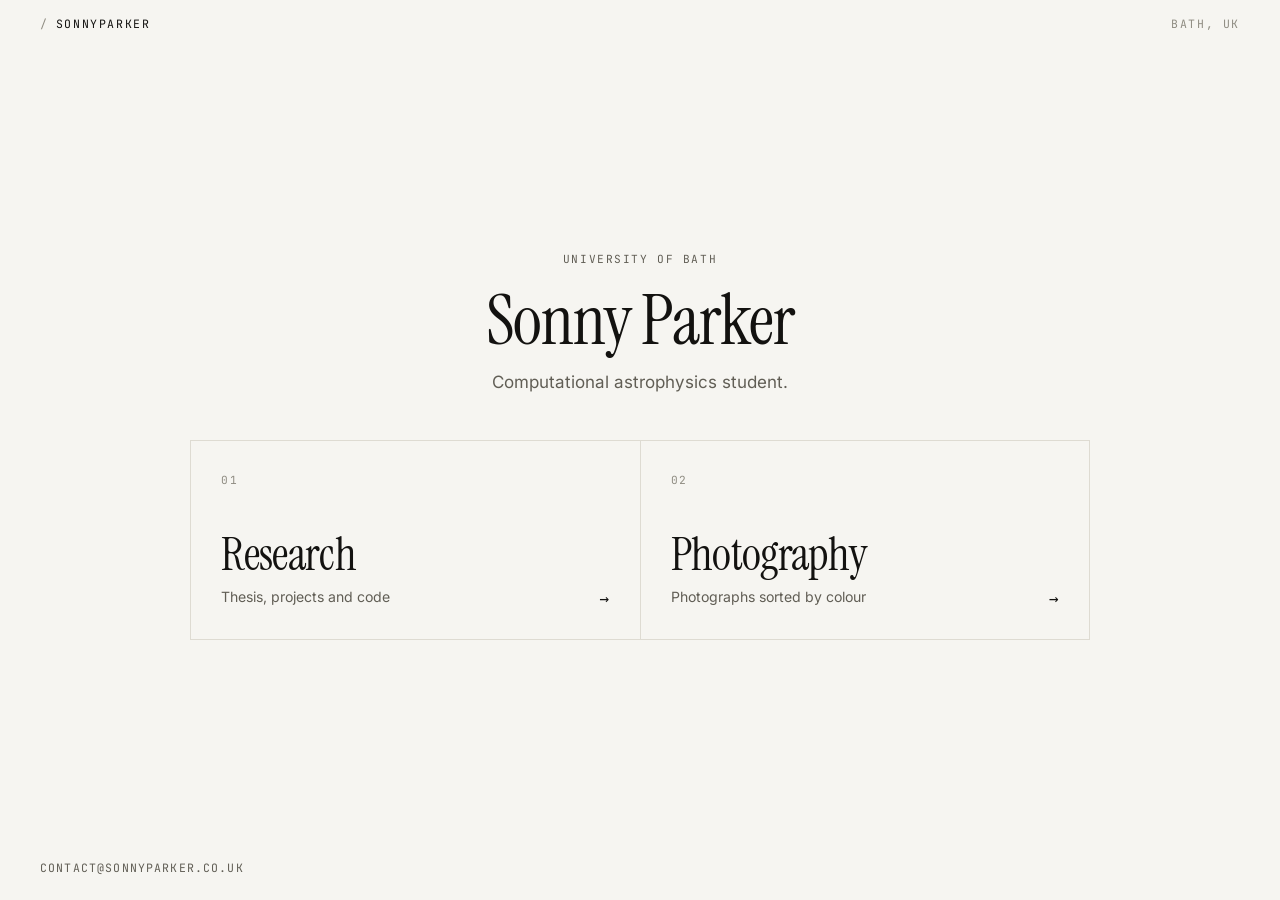
<file: index.html>
<!doctype html>
<html lang="en">
  <head>
    <meta charset="UTF-8" />
    <meta name="viewport" content="width=device-width, initial-scale=1.0" />
    <title>Sonny Parker</title>
    <meta name="description" content="Sonny Parker — computational astrophysics at the University of Bath." />
    <meta name="theme-color" content="#f6f5f1" />
    <link rel="canonical" href="https://www.sonnyparker.co.uk/" />

    <meta property="og:type" content="website" />
    <meta property="og:title" content="Sonny Parker" />
    <meta property="og:description" content="Computational astrophysics at the University of Bath." />
    <meta property="og:url" content="https://www.sonnyparker.co.uk/" />
    <meta name="twitter:card" content="summary_large_image" />

    <link rel="icon" href="favicon.svg" type="image/svg+xml" />

    <link rel="stylesheet" href="styles.css?v=3" />

    <link rel="prefetch" href="research.html" />
    <link rel="prefetch" href="photography.html" />
  </head>
  <body class="landing">
    <header class="topbar">
      <span class="mark">sonnyparker</span>
      <span class="loc">Bath, UK</span>
    </header>

    <main class="stage">
      <div class="stage-inner">
        <div class="intro">
          <p class="kicker">University of Bath</p>
          <h1>Sonny Parker</h1>
          <p class="tagline">Computational astrophysics student.</p>
        </div>

        <nav class="chooser" aria-label="Sections">
          <a class="choice" href="research.html">
            <span class="choice__top"><span>01</span></span>
            <span>
              <span class="choice__label">Research</span>
              <span class="choice__sub">Thesis, projects and code</span>
            </span>
            <span class="choice__arrow" aria-hidden="true">→</span>
          </a>

          <a class="choice" href="photography.html">
            <span class="choice__top"><span>02</span></span>
            <span>
              <span class="choice__label">Photography</span>
              <span class="choice__sub">Photographs sorted by colour</span>
            </span>
            <span class="choice__arrow" aria-hidden="true">→</span>
          </a>
        </nav>
      </div>
    </main>

    <footer class="bottom">
      <span><a href="mailto:contact@sonnyparker.co.uk">contact@sonnyparker.co.uk</a></span>
    </footer>

    <script defer src="script.js"></script>
  </body>
</html>
</file>
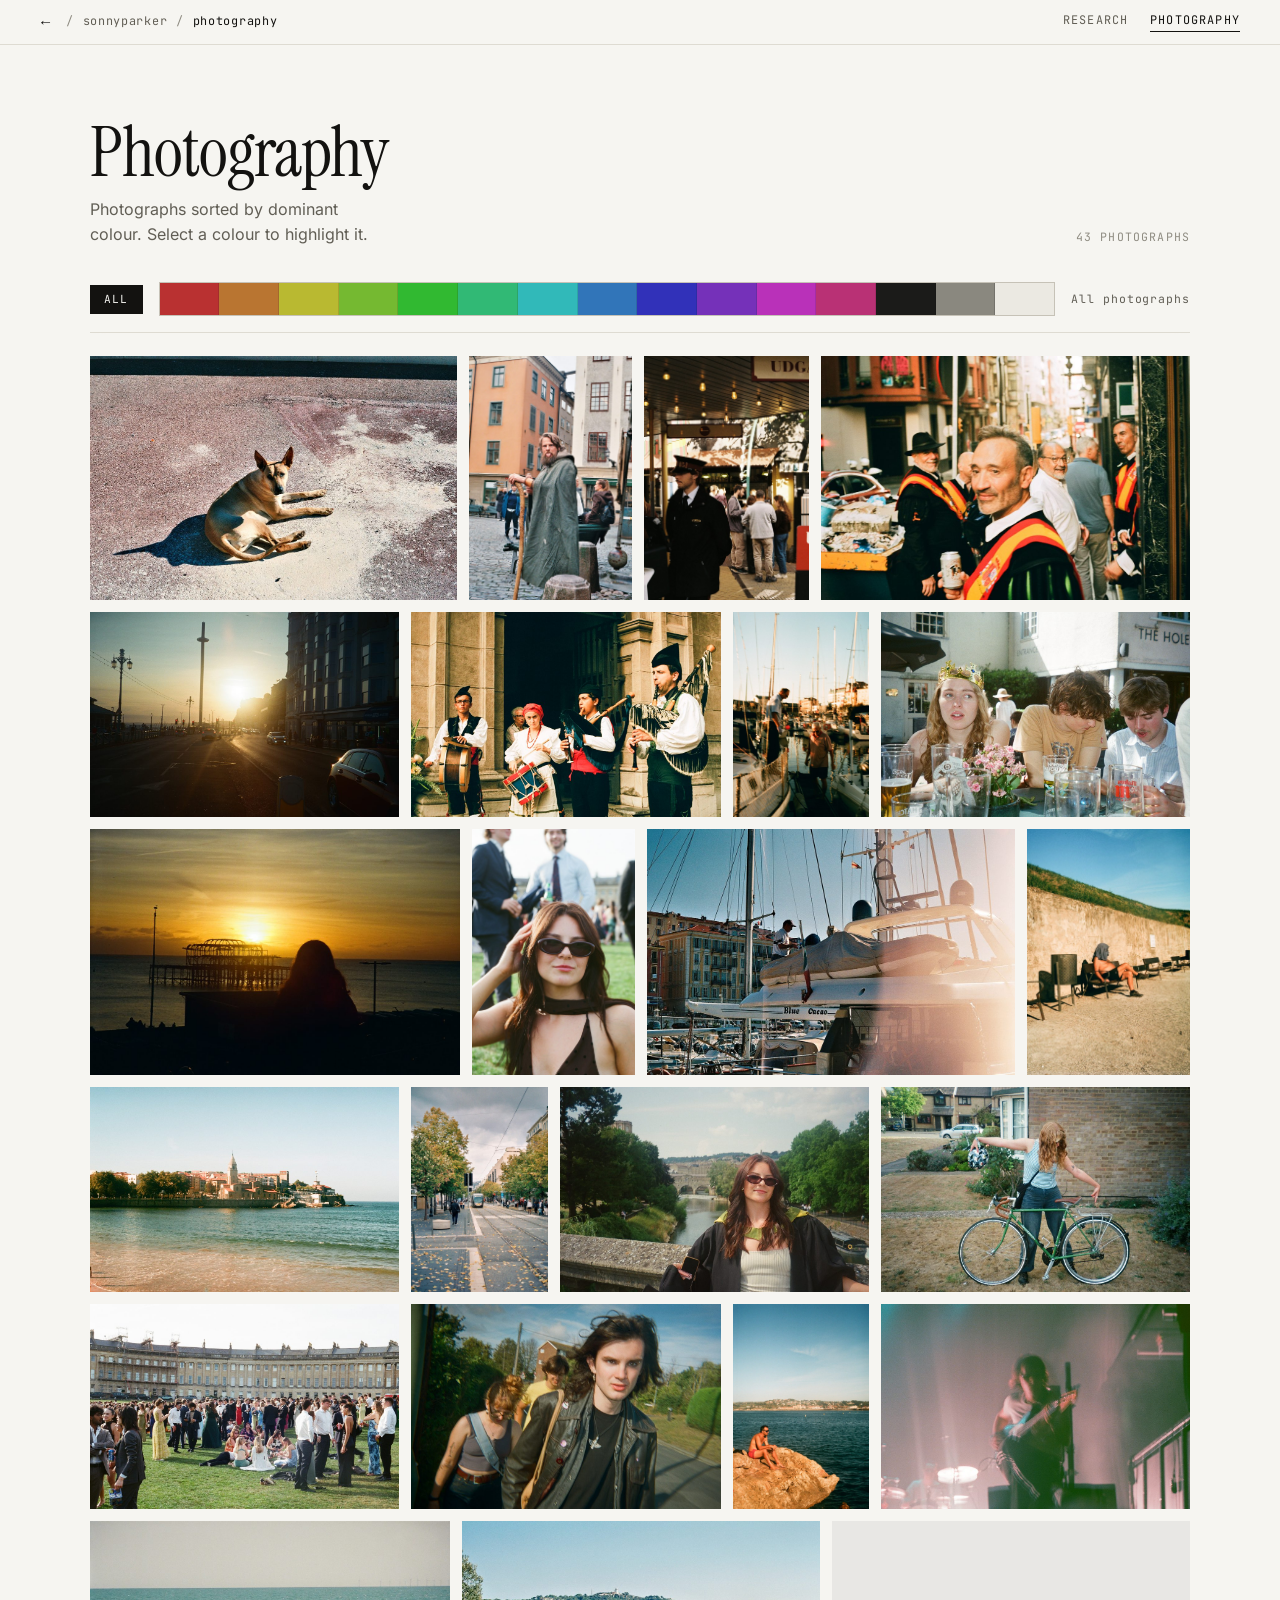
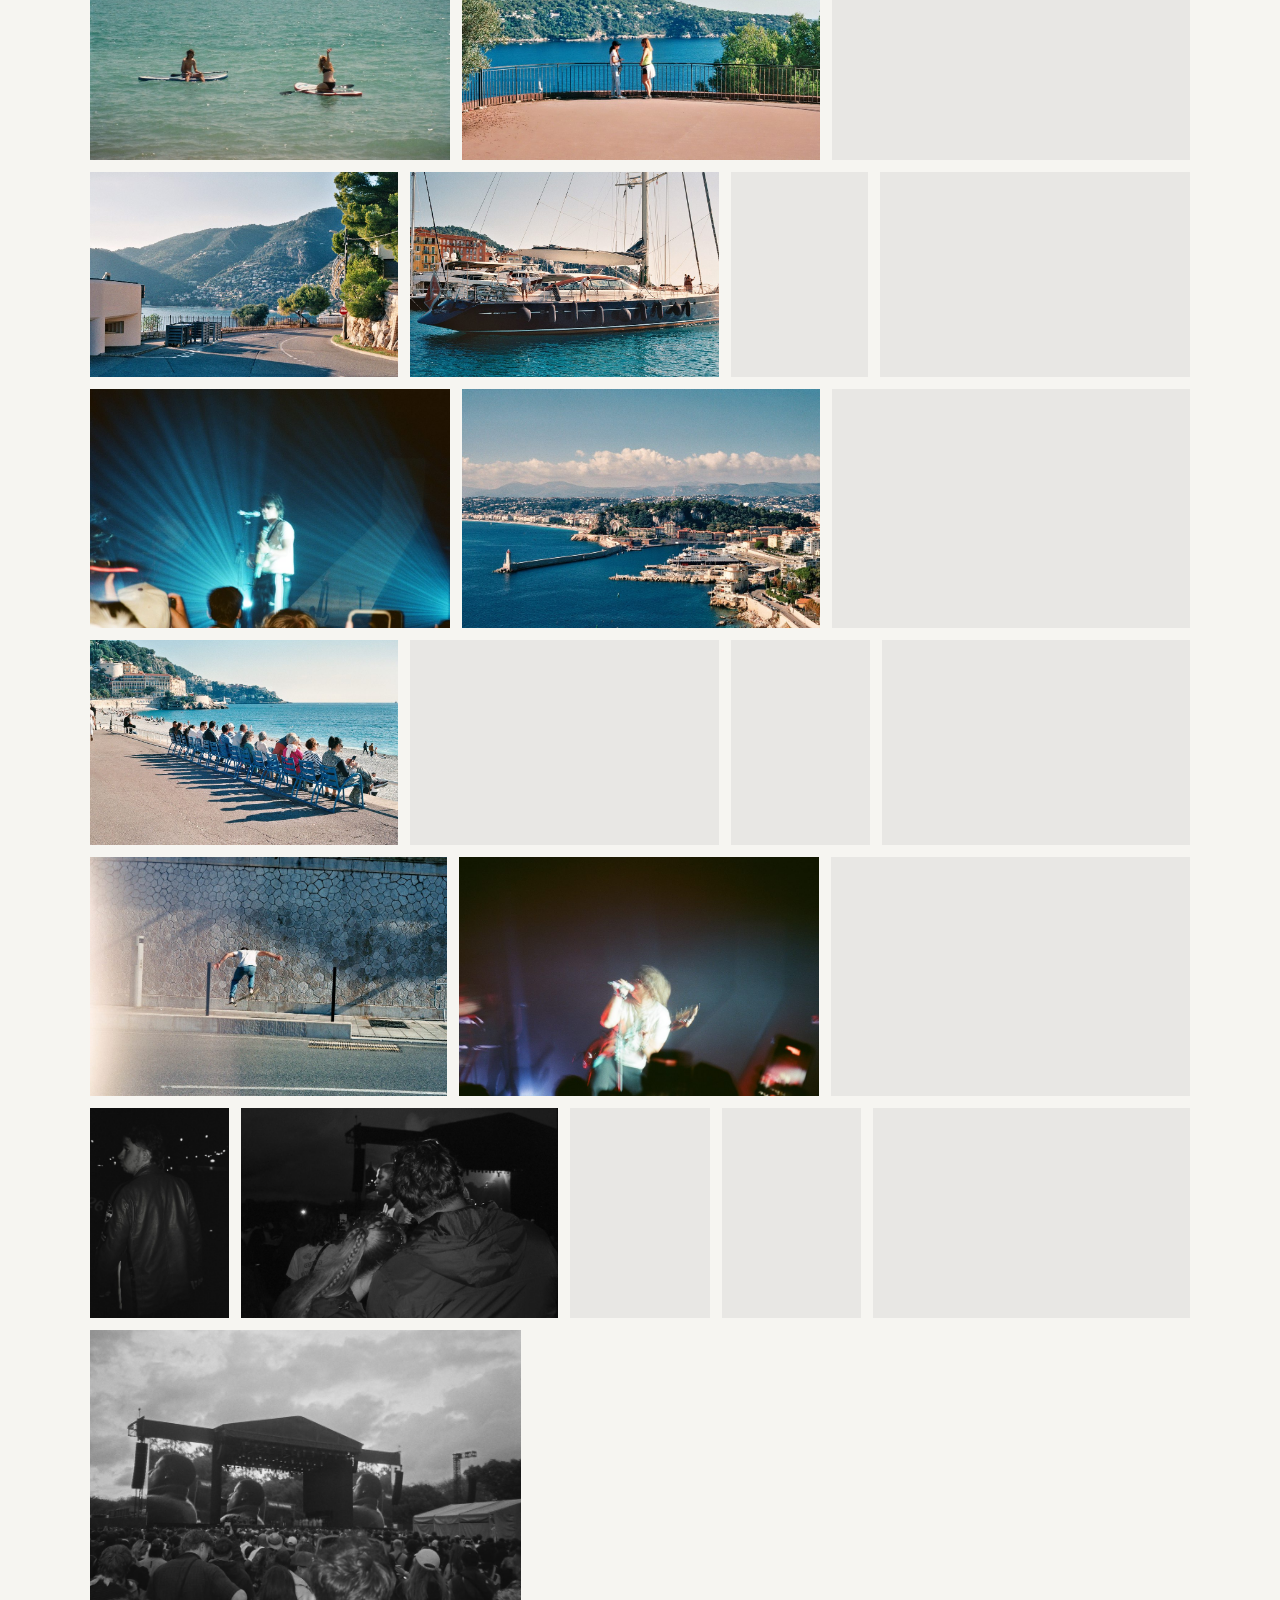
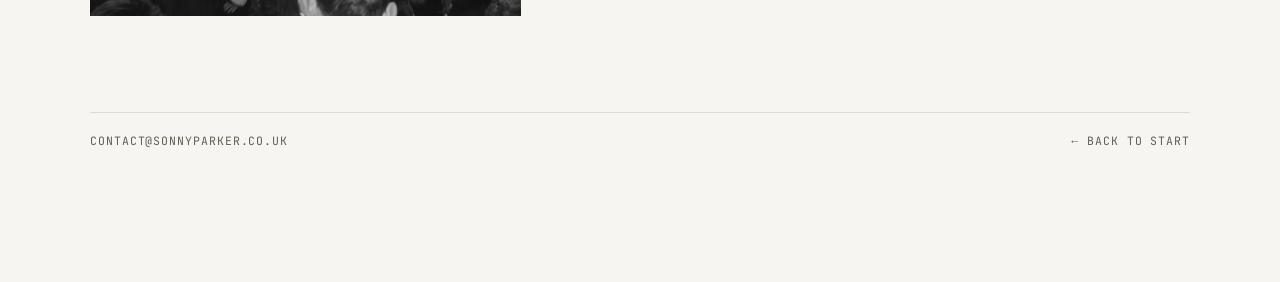
<file: photography.html>
<!doctype html>
<html lang="en">
  <head>
    <meta charset="UTF-8" />
    <meta name="viewport" content="width=device-width, initial-scale=1.0" />
    <title>Photography — Sonny Parker</title>
    <meta name="description" content="Photographs sorted by dominant colour." />
    <meta name="theme-color" content="#f6f5f1" />
    <link rel="canonical" href="https://www.sonnyparker.co.uk/photography.html" />

    <meta property="og:type" content="website" />
    <meta property="og:title" content="Photography — Sonny Parker" />
    <meta property="og:description" content="Photographs sorted by dominant colour." />
    <meta property="og:url" content="https://www.sonnyparker.co.uk/photography.html" />

    <link rel="icon" href="favicon.svg" type="image/svg+xml" />

    <link rel="stylesheet" href="styles.css?v=3" />
  </head>
  <body>
    <header class="dirnav">
      <nav class="breadcrumbs" aria-label="Breadcrumb">
        <button class="crumb-back" type="button" onclick="history.back()" aria-label="Go back">←</button>
        <span class="sep">/</span>
        <a class="crumb" href="index.html">sonnyparker</a>
        <span class="sep">/</span>
        <span class="current">photography</span>
      </nav>
      <nav class="navmini" aria-label="Sections">
        <a href="research.html">Research</a>
        <a href="photography.html" aria-current="page">Photography</a>
      </nav>
    </header>

    <main class="page">
      <div class="wrap">
        <section class="gallery-head">
          <div>
            <h1>Photography</h1>
            <p class="lede">Photographs sorted by dominant colour. Select a colour to highlight it.</p>
          </div>
          <p class="count" id="photo-count" aria-live="polite">—</p>
        </section>

        <div class="colourbar" id="colourbar" hidden>
          <div class="colourbar__row">
            <button class="chip" type="button" id="all-chip" aria-pressed="true">All</button>
            <div class="swatches" id="swatches" role="group" aria-label="Filter by colour"></div>
            <p class="colourbar__status" id="status" aria-live="polite">All photographs</p>
          </div>
        </div>

        <div class="empty" id="empty" hidden>
          <h2>No photographs yet</h2>
          <p>
            Add images to <code>resources/photos/</code> and run
            <code>python3 scripts/photos.py</code>.
          </p>
        </div>

        <div class="wall" id="wall" aria-label="Photographs arranged by colour"></div>

        <div class="dropzone" id="dropzone" hidden>
          <span>Preview only. Nothing is uploaded.</span>
          <span>
            <label class="chip" for="file-input" style="cursor: pointer">Choose files</label>
            <input id="file-input" type="file" accept="image/*" multiple hidden />
          </span>
        </div>

        <footer class="foot">
          <span><a href="mailto:contact@sonnyparker.co.uk">contact@sonnyparker.co.uk</a></span>
          <span><a href="index.html">← Back to start</a></span>
        </footer>
      </div>
    </main>

    <dialog class="lightbox" id="lightbox" aria-label="Photograph viewer">
      <div class="lightbox__inner">
        <div class="lightbox__bar">
          <span id="lb-index">—</span>
          <button type="button" id="lb-close">Close</button>
        </div>
        <div class="lightbox__stage">
          <img id="lb-img" alt="" />
        </div>
        <div class="lightbox__foot">
          <span id="lb-meta">—</span>
          <span>← → to move</span>
        </div>
      </div>
    </dialog>

    <script defer src="gallery.js?v=3"></script>
    <script defer src="script.js"></script>
  </body>
</html>
</file>
<file: styles.css>
/* ==========================================================================
   sonnyparker.co.uk — shared stylesheet
   Concept: "instrument". Monochrome editorial chrome; the only colour on the
   site comes from the photographs themselves.
   ========================================================================== */

:root {
  --paper: #f6f5f1;
  --raise: #fcfbf8;
  --ink: #131210;
  --muted: #615e55;
  --faint: #8f8c82;
  --rule: #dedbd2;
  --rule-2: #c6c2b7;

  --serif: "Instrument Serif", Georgia, "Times New Roman", serif;
  --sans: "Inter", system-ui, -apple-system, "Segoe UI", Arial, sans-serif;
  --mono: "JetBrains Mono", ui-monospace, SFMono-Regular, Menlo, Consolas, monospace;

  --gutter: clamp(1.15rem, 4vw, 2.5rem);
  --maxw: 1180px;
  --textw: 680px;
  --ease: cubic-bezier(.2, .6, .2, 1);
}

*, *::before, *::after { box-sizing: border-box; }

html { -webkit-text-size-adjust: 100%; scroll-behavior: smooth; }

body {
  margin: 0;
  background: var(--paper);
  color: var(--ink);
  font-family: var(--sans);
  font-size: 16.5px;
  line-height: 1.62;
  font-feature-settings: "ss01", "cv11";
  -webkit-font-smoothing: antialiased;
  text-rendering: optimizeLegibility;
}

img, video { max-width: 100%; }

/* ---------- webfonts (self-hosted) ---------- */
@font-face {
  font-family: 'Instrument Serif';
  font-style: italic;
  font-weight: 400;
  font-display: swap;
  src: url(resources/fonts/jizHRFtNs2ka5fXjeivQ4LroWlx-6zAjgn7MsNo.woff2) format('woff2');
}
@font-face {
  font-family: 'Instrument Serif';
  font-style: italic;
  font-weight: 400;
  font-display: swap;
  src: url(resources/fonts/jizHRFtNs2ka5fXjeivQ4LroWlx-6zAjjH7M.woff2) format('woff2');
}
@font-face {
  font-family: 'Instrument Serif';
  font-style: normal;
  font-weight: 400;
  font-display: swap;
  src: url(resources/fonts/jizBRFtNs2ka5fXjeivQ4LroWlx-6zsTjmbI.woff2) format('woff2');
}
@font-face {
  font-family: 'Instrument Serif';
  font-style: normal;
  font-weight: 400;
  font-display: swap;
  src: url(resources/fonts/jizBRFtNs2ka5fXjeivQ4LroWlx-6zUTjg.woff2) format('woff2');
}
@font-face {
  font-family: 'Inter';
  font-style: normal;
  font-weight: 400;
  font-display: swap;
  src: url(resources/fonts/UcC73FwrK3iLTeHuS_nVMrMxCp50SjIa25L7SUc.woff2) format('woff2');
}
@font-face {
  font-family: 'Inter';
  font-style: normal;
  font-weight: 400;
  font-display: swap;
  src: url(resources/fonts/UcC73FwrK3iLTeHuS_nVMrMxCp50SjIa1ZL7.woff2) format('woff2');
}
@font-face {
  font-family: 'Inter';
  font-style: normal;
  font-weight: 500;
  font-display: swap;
  src: url(resources/fonts/UcC73FwrK3iLTeHuS_nVMrMxCp50SjIa25L7SUc.woff2) format('woff2');
}
@font-face {
  font-family: 'Inter';
  font-style: normal;
  font-weight: 500;
  font-display: swap;
  src: url(resources/fonts/UcC73FwrK3iLTeHuS_nVMrMxCp50SjIa1ZL7.woff2) format('woff2');
}
@font-face {
  font-family: 'Inter';
  font-style: normal;
  font-weight: 600;
  font-display: swap;
  src: url(resources/fonts/UcC73FwrK3iLTeHuS_nVMrMxCp50SjIa25L7SUc.woff2) format('woff2');
}
@font-face {
  font-family: 'Inter';
  font-style: normal;
  font-weight: 600;
  font-display: swap;
  src: url(resources/fonts/UcC73FwrK3iLTeHuS_nVMrMxCp50SjIa1ZL7.woff2) format('woff2');
}
@font-face {
  font-family: 'JetBrains Mono';
  font-style: normal;
  font-weight: 400;
  font-display: swap;
  src: url(resources/fonts/tDbv2o-flEEny0FZhsfKu5WU4zr3E_BX0PnT8RD8yKwBNntkaToggR7BYRbKPx7cwhsk.woff2) format('woff2');
}
@font-face {
  font-family: 'JetBrains Mono';
  font-style: normal;
  font-weight: 400;
  font-display: swap;
  src: url(resources/fonts/tDbv2o-flEEny0FZhsfKu5WU4zr3E_BX0PnT8RD8yKwBNntkaToggR7BYRbKPxDcwg.woff2) format('woff2');
}
@font-face {
  font-family: 'JetBrains Mono';
  font-style: normal;
  font-weight: 500;
  font-display: swap;
  src: url(resources/fonts/tDbv2o-flEEny0FZhsfKu5WU4zr3E_BX0PnT8RD8yKwBNntkaToggR7BYRbKPx7cwhsk.woff2) format('woff2');
}
@font-face {
  font-family: 'JetBrains Mono';
  font-style: normal;
  font-weight: 500;
  font-display: swap;
  src: url(resources/fonts/tDbv2o-flEEny0FZhsfKu5WU4zr3E_BX0PnT8RD8yKwBNntkaToggR7BYRbKPxDcwg.woff2) format('woff2');
}

/* ---------- type ---------- */

h1, h2, h3 { margin: 0; font-weight: 400; }
h1, h2, .lede, .tagline, .thesis__title { text-wrap: balance; }
p { text-wrap: pretty; }

h1 {
  font-family: var(--serif);
  font-size: clamp(2.6rem, 6.6vw, 4.4rem);
  line-height: .98;
  letter-spacing: -.015em;
}

h2 {
  font-family: var(--serif);
  font-size: clamp(1.55rem, 3vw, 2rem);
  line-height: 1.12;
  letter-spacing: -.01em;
}

h3 {
  font-family: var(--sans);
  font-size: .95rem;
  font-weight: 600;
  letter-spacing: -.005em;
}

p { margin: 0 0 1.05em; }
p:last-child { margin-bottom: 0; }

a {
  color: inherit;
  text-decoration: underline;
  text-decoration-thickness: 1px;
  text-underline-offset: 3px;
  text-decoration-color: var(--rule-2);
  transition: text-decoration-color .18s var(--ease), color .18s var(--ease);
}
a:hover { text-decoration-color: currentColor; }

.kicker,
.meta,
.mono {
  font-family: var(--mono);
  font-size: .7rem;
  font-weight: 400;
  letter-spacing: .14em;
  text-transform: uppercase;
  color: var(--muted);
  margin: 0;
}

.lede {
  font-size: clamp(1.05rem, 1.9vw, 1.24rem);
  line-height: 1.55;
  color: var(--ink);
  max-width: 30ch;
}

.prose { max-width: var(--textw); }
.prose p + h2, .prose h2 + p { margin-top: 1.4em; }
.prose h2 { margin: 2.2rem 0 .7rem; }

/* ---------- frame ---------- */

.wrap {
  width: 100%;
  max-width: var(--maxw);
  margin: 0 auto;
  padding: 0 var(--gutter);
}

main { display: block; }
.page { padding: clamp(2.4rem, 6vw, 4.6rem) 0 clamp(4rem, 8vw, 6rem); }

/* ---------- top bar (all pages) ---------- */

.dirnav {
  position: sticky;
  top: 0;
  z-index: 40;
  display: flex;
  align-items: center;
  gap: 1rem;
  padding: .7rem var(--gutter);
  background: var(--paper);
  background: color-mix(in srgb, var(--paper) 88%, transparent);
  backdrop-filter: saturate(1.1) blur(8px);
  border-bottom: 1px solid var(--rule);
}

.breadcrumbs {
  flex: 1 1 auto;
  min-width: 0;
  display: flex;
  align-items: center;
  gap: .55rem;
  max-width: none;
  margin: 0;
  padding: 0;
  font-family: var(--mono);
  font-size: .74rem;
  letter-spacing: .06em;
  color: var(--ink);
  white-space: nowrap;
  overflow: hidden;
}

.crumb-back {
  appearance: none;
  border: 1px solid transparent;
  background: transparent;
  font: inherit;
  font-size: .95rem;
  line-height: 1;
  padding: .12rem .38rem;
  margin-left: -.38rem;
  border-radius: 2px;
  cursor: pointer;
  color: var(--ink);
  transition: background .16s var(--ease), border-color .16s var(--ease);
}
.crumb-back:hover { background: var(--raise); border-color: var(--rule); }
.crumb-back[disabled] { opacity: .3; cursor: default; background: none; border-color: transparent; }

.crumb { color: var(--muted); text-decoration: none; }
.crumb:hover { color: var(--ink); }
.sep { color: var(--faint); }
.current { color: var(--ink); }

.navmini {
  display: flex;
  align-items: center;
  gap: 1.35rem;
  font-family: var(--mono);
  font-size: .74rem;
  letter-spacing: .1em;
  text-transform: uppercase;
  flex: 0 0 auto;
}
.navmini a {
  position: relative;
  text-decoration: none;
  color: var(--muted);
  padding-bottom: 2px;
}
.navmini a::after {
  content: "";
  position: absolute;
  left: 0;
  right: 0;
  bottom: 0;
  height: 1px;
  background: currentColor;
  transform: scaleX(0);
  transform-origin: left;
  transition: transform .22s var(--ease);
}
.navmini a:hover { color: var(--ink); }
.navmini a:hover::after { transform: scaleX(1); }
.navmini a[aria-current="page"] { color: var(--ink); }
.navmini a[aria-current="page"]::after { transform: scaleX(1); }

/* ---------- footer ---------- */

.foot {
  border-top: 1px solid var(--rule);
  margin-top: clamp(3.5rem, 8vw, 6rem);
  padding: 1.2rem 0 2.2rem;
  display: flex;
  flex-wrap: wrap;
  gap: .5rem 1.5rem;
  align-items: baseline;
  justify-content: space-between;
  font-family: var(--mono);
  font-size: .72rem;
  letter-spacing: .08em;
  text-transform: uppercase;
  color: var(--faint);
}
.foot a { text-decoration: none; color: var(--muted); }
.foot a:hover { color: var(--ink); }

/* ==========================================================================
   LANDING
   ========================================================================== */

.landing {
  min-height: 100vh;
  min-height: 100dvh;
  display: flex;
  flex-direction: column;
}

.landing .topbar {
  display: flex;
  align-items: center;
  justify-content: space-between;
  padding: .95rem var(--gutter);
  font-family: var(--mono);
  font-size: .72rem;
  letter-spacing: .14em;
  text-transform: uppercase;
  color: var(--faint);
}
.landing .topbar .mark { color: var(--ink); }
.landing .topbar .mark::before {
  content: "/";
  color: var(--faint);
  margin-right: .45rem;
}

.landing .stage {
  flex: 1 1 auto;
  display: flex;
  align-items: center;
  justify-content: center;
  padding: clamp(2.5rem, 8vh, 6rem) var(--gutter);
}

.landing .stage-inner { width: 100%; max-width: 900px; }

.landing .intro { text-align: center; margin-bottom: clamp(2rem, 5vh, 3.4rem); }
.landing .intro .kicker { margin-bottom: 1.1rem; }
.landing h1 { margin-bottom: .85rem; }
.landing .intro p.tagline {
  margin: 0 auto;
  max-width: 44ch;
  color: var(--muted);
  font-size: clamp(.98rem, 1.6vw, 1.06rem);
  line-height: 1.55;
}

.chooser {
  display: grid;
  grid-template-columns: repeat(2, minmax(0, 1fr));
  gap: 1px;
  background: var(--rule);
  border: 1px solid var(--rule);
}

.choice {
  position: relative;
  display: flex;
  flex-direction: column;
  justify-content: space-between;
  gap: 2.6rem;
  min-height: clamp(150px, 22vh, 210px);
  padding: clamp(1.25rem, 2.4vw, 1.9rem);
  background: var(--paper);
  text-decoration: none;
  color: var(--ink);
  transition: background .2s var(--ease), color .2s var(--ease);
}
.choice:hover,
.choice:focus-visible { background: var(--ink); color: var(--paper); outline: none; }

.choice__top {
  display: flex;
  align-items: baseline;
  justify-content: space-between;
  font-family: var(--mono);
  font-size: .7rem;
  letter-spacing: .14em;
  text-transform: uppercase;
  color: var(--faint);
  transition: color .2s var(--ease);
}
.choice:hover .choice__top,
.choice:focus-visible .choice__top { color: color-mix(in srgb, var(--paper) 60%, transparent); }

.choice__label {
  display: block;
  font-family: var(--serif);
  font-size: clamp(1.9rem, 4.2vw, 2.9rem);
  line-height: 1;
  letter-spacing: -.015em;
}
.choice__sub {
  display: block;
  margin-top: .5rem;
  font-size: .88rem;
  color: var(--muted);
  transition: color .2s var(--ease);
}
.choice:hover .choice__sub,
.choice:focus-visible .choice__sub { color: color-mix(in srgb, var(--paper) 72%, transparent); }

.choice__arrow {
  position: absolute;
  right: clamp(1.25rem, 2.4vw, 1.9rem);
  bottom: clamp(1.1rem, 2.2vw, 1.7rem);
  font-family: var(--mono);
  font-size: 1rem;
  transform: translateX(0);
  transition: transform .22s var(--ease);
}
.choice:hover .choice__arrow,
.choice:focus-visible .choice__arrow { transform: translateX(4px); }

.landing .bottom {
  display: flex;
  justify-content: space-between;
  gap: 1rem;
  flex-wrap: wrap;
  padding: 1.1rem var(--gutter) 1.4rem;
  font-family: var(--mono);
  font-size: .72rem;
  letter-spacing: .1em;
  text-transform: uppercase;
  color: var(--faint);
}
.landing .bottom a { color: var(--muted); text-decoration: none; }
.landing .bottom a:hover { color: var(--ink); }

/* ==========================================================================
   RESEARCH
   ========================================================================== */

.research-head {
  display: grid;
  gap: 1.2rem;
  padding-bottom: clamp(2rem, 5vw, 3.2rem);
  border-bottom: 1px solid var(--rule);
}
.research-head .kicker { margin-bottom: .2rem; }
.research-head .lede { max-width: 46ch; color: var(--muted); font-size: clamp(1rem, 1.7vw, 1.14rem); }

.thesis {
  margin: clamp(2rem, 5vw, 3.4rem) 0;
  padding: clamp(1.4rem, 3.4vw, 2.6rem);
  background: var(--raise);
  border: 1px solid var(--rule);
  display: grid;
  gap: 1.5rem;
  grid-template-columns: minmax(0, 1.55fr) minmax(0, 1fr);
}
.thesis__body > * + * { margin-top: .9rem; }
.thesis__title {
  font-family: var(--serif);
  font-size: clamp(1.5rem, 3.1vw, 2.15rem);
  line-height: 1.1;
  letter-spacing: -.01em;
  margin: .35rem 0 .2rem;
}
.thesis p { color: var(--muted); }
.thesis__aside {
  border-left: 1px solid var(--rule);
  padding-left: 1.5rem;
  display: flex;
  flex-direction: column;
  justify-content: space-between;
  gap: 1.4rem;
}
.factlist { margin: 0; padding: 0; list-style: none; display: grid; gap: .85rem; }
.factlist div { display: grid; gap: .1rem; }
.factlist dt { font-family: var(--mono); font-size: .68rem; letter-spacing: .12em; text-transform: uppercase; color: var(--faint); }
.factlist dd { margin: 0; font-size: .92rem; }

.btnrow { display: flex; flex-wrap: wrap; gap: .6rem; }
.btn {
  display: inline-flex;
  align-items: center;
  gap: .5rem;
  padding: .62rem 1rem;
  border: 1px solid var(--ink);
  background: var(--ink);
  color: var(--paper);
  font-family: var(--mono);
  font-size: .72rem;
  letter-spacing: .1em;
  text-transform: uppercase;
  text-decoration: none;
  transition: background .18s var(--ease), color .18s var(--ease);
}
.btn:hover { background: transparent; color: var(--ink); }
.btn--ghost { background: transparent; color: var(--ink); }
.btn--ghost:hover { background: var(--ink); color: var(--paper); }

.sectionlabel {
  display: flex;
  align-items: baseline;
  gap: .8rem;
  margin: clamp(2.6rem, 6vw, 4rem) 0 1rem;
}
.sectionlabel h2 { font-size: 1.15rem; font-family: var(--sans); font-weight: 600; letter-spacing: -.01em; }
.sectionlabel .rule { flex: 1 1 auto; height: 1px; background: var(--rule); }
.sectionlabel .count { font-family: var(--mono); font-size: .7rem; letter-spacing: .1em; color: var(--faint); }

.worklist { list-style: none; margin: 0; padding: 0; border-top: 1px solid var(--rule); }
.worklist li { border-bottom: 1px solid var(--rule); }
.worklist a {
  display: grid;
  grid-template-columns: minmax(0, 1fr) auto;
  gap: .35rem 1.5rem;
  align-items: baseline;
  padding: 1.05rem .2rem;
  text-decoration: none;
  transition: background .16s var(--ease);
}
.worklist a:hover { background: var(--raise); }
.worklist .name { font-weight: 600; font-size: 1rem; }
.worklist .desc { grid-column: 1; color: var(--muted); font-size: .9rem; max-width: 62ch; }
.worklist .tag {
  grid-column: 2;
  grid-row: 1 / span 2;
  align-self: center;
  font-family: var(--mono);
  font-size: .68rem;
  letter-spacing: .1em;
  text-transform: uppercase;
  color: var(--faint);
  white-space: nowrap;
}

/* ==========================================================================
   PHOTOGRAPHY
   ========================================================================== */

.gallery-head {
  display: grid;
  grid-template-columns: minmax(0, 1fr) auto;
  gap: 1rem 2rem;
  align-items: end;
  padding-bottom: 1.4rem;
}
.gallery-head .kicker { margin-bottom: .5rem; }
.gallery-head .lede { color: var(--muted); max-width: 40ch; margin-top: .6rem; font-size: 1rem; }
.gallery-head .count {
  font-family: var(--mono);
  font-size: .72rem;
  letter-spacing: .1em;
  text-transform: uppercase;
  color: var(--faint);
  text-align: right;
  white-space: nowrap;
}

/* colour control */
.colourbar {
  position: sticky;
  top: 41px;
  z-index: 30;
  padding: .85rem 0 1rem;
  background: var(--paper);
  background: color-mix(in srgb, var(--paper) 92%, transparent);
  backdrop-filter: saturate(1.1) blur(8px);
  border-bottom: 1px solid var(--rule);
  margin-bottom: 1.4rem;
}
.colourbar__row {
  display: flex;
  align-items: center;
  gap: 1rem;
  flex-wrap: wrap;
}
.chip {
  appearance: none;
  border: 1px solid var(--rule-2);
  background: transparent;
  color: var(--ink);
  font-family: var(--mono);
  font-size: .7rem;
  letter-spacing: .12em;
  text-transform: uppercase;
  padding: .42rem .8rem;
  cursor: pointer;
  transition: background .16s var(--ease), color .16s var(--ease), border-color .16s var(--ease);
}
.chip:hover { border-color: var(--ink); }
.chip[aria-pressed="true"] { background: var(--ink); color: var(--paper); border-color: var(--ink); }

.swatches {
  display: flex;
  align-items: stretch;
  gap: 0;
  border: 1px solid var(--rule-2);
  overflow: hidden;
  flex: 1 1 320px;
  min-width: 220px;
  height: 34px;
}
.swatch {
  appearance: none;
  border: 0;
  border-right: 1px solid color-mix(in srgb, var(--ink) 12%, transparent);
  padding: 0;
  flex: 1 1 0;
  cursor: pointer;
  position: relative;
  transition: filter .16s var(--ease);
}
.swatch:last-child { border-right: 0; }
.swatch:hover { filter: brightness(1.06); }
.swatch[aria-pressed="true"]::after {
  content: "";
  position: absolute;
  inset: 2px;
  border: 2px solid var(--ink);
  border-radius: 1px;
  mix-blend-mode: multiply;
}
.swatch--neutral { border-right-color: color-mix(in srgb, var(--ink) 18%, transparent); }

.colourbar__status {
  font-family: var(--mono);
  font-size: .72rem;
  letter-spacing: .08em;
  color: var(--muted);
  margin-left: auto;
  white-space: nowrap;
}

/* wall — justified rows: one height per row, widths from each aspect ratio */
.wall { --wall-gap: 12px; display: flex; flex-direction: column; gap: var(--wall-gap, 12px); }
.wall__row { display: flex; align-items: stretch; gap: var(--wall-gap, 12px); }
.wall__row--tail { justify-content: flex-start; }

.shot {
  flex: 0 0 auto;
  position: relative;
  margin: 0;
  height: 100%;
  background: color-mix(in srgb, var(--ink) 6%, var(--paper));
  overflow: hidden;
  cursor: zoom-in;
  transition: opacity .32s var(--ease), filter .32s var(--ease);
}
.shot img {
  display: block;
  width: 100%;
  height: 100%;
  object-fit: cover;
  transition: opacity .4s var(--ease);
  opacity: 0;
}
.shot img.is-loaded { opacity: 1; }
.shot figcaption {
  position: absolute;
  left: 0;
  right: 0;
  bottom: 0;
  padding: .55rem .6rem;
  font-family: var(--mono);
  font-size: .62rem;
  letter-spacing: .08em;
  text-transform: uppercase;
  color: #fff;
  background: linear-gradient(to top, rgba(0, 0, 0, .55), transparent);
  opacity: 0;
  transition: opacity .2s var(--ease);
  display: flex;
  justify-content: space-between;
  gap: .5rem;
}
.shot:hover figcaption { opacity: 1; }

.shot.is-dim { opacity: .16; filter: grayscale(1) contrast(.9); }
.shot.is-dim:hover { opacity: .5; }

.shot__flag {
  position: absolute;
  top: .45rem;
  left: .45rem;
  font-family: var(--mono);
  font-size: .58rem;
  letter-spacing: .1em;
  text-transform: uppercase;
  background: var(--ink);
  color: var(--paper);
  padding: .16rem .35rem;
}

.empty {
  border: 1px dashed var(--rule-2);
  padding: clamp(1.5rem, 4vw, 2.4rem);
  color: var(--muted);
  margin-bottom: 1.4rem;
  max-width: 100%;
}
.empty h2 {
  font-family: var(--sans);
  font-size: .98rem;
  font-weight: 600;
  color: var(--ink);
  margin-bottom: .55rem;
}
.empty p { max-width: 66ch; font-size: .92rem; }

.empty code,
.dropzone code {
  font-family: var(--mono);
  font-size: .82em;
  color: var(--ink);
  background: color-mix(in srgb, var(--ink) 7%, var(--paper));
  padding: .1rem .35rem;
}

.dropzone {
  border: 1px dashed var(--rule-2);
  padding: 1.1rem 1.2rem;
  display: flex;
  align-items: center;
  justify-content: space-between;
  gap: 1rem;
  flex-wrap: wrap;
  margin-top: 2.5rem;
  color: var(--muted);
  font-size: .88rem;
}
.dropzone.is-over { border-color: var(--ink); background: var(--raise); }
.dropzone[hidden] { display: none; }

/* lightbox */
dialog.lightbox {
  border: 0;
  padding: 0;
  background: transparent;
  max-width: 100vw;
  max-height: 100vh;
  width: 100%;
  height: 100%;
  overflow: hidden;
}
dialog.lightbox::backdrop { background: rgba(12, 12, 10, .95); backdrop-filter: blur(3px); }
body:has(dialog.lightbox[open]) { overflow: hidden; }
.lightbox__inner {
  position: relative;
  width: 100%;
  height: 100%;
  color: #eee;
}
.lightbox__bar {
  position: absolute;
  top: 0;
  left: 0;
  right: 0;
  z-index: 2;
  display: flex;
  justify-content: space-between;
  align-items: center;
  gap: 1rem;
  padding: .8rem clamp(.8rem, 2.5vw, 1.4rem);
  font-family: var(--mono);
  font-size: .7rem;
  letter-spacing: .1em;
  text-transform: uppercase;
  color: rgba(255, 255, 255, .72);
  background: linear-gradient(to bottom, rgba(0, 0, 0, .55), transparent);
}
.lightbox__bar button {
  appearance: none;
  border: 1px solid rgba(255, 255, 255, .3);
  background: transparent;
  color: #fff;
  font: inherit;
  letter-spacing: .1em;
  padding: .35rem .7rem;
  cursor: pointer;
  transition: background .16s var(--ease), border-color .16s var(--ease);
}
.lightbox__bar button:hover { background: rgba(255, 255, 255, .14); border-color: #fff; }
.lightbox__stage {
  position: absolute;
  inset: 0;
  display: flex;
  align-items: center;
  justify-content: center;
  min-height: 0;
  padding: 0;
}
.lightbox__stage img {
  max-width: 100%;
  max-height: 100%;
  width: auto;
  height: auto;
  object-fit: contain;
}
.lightbox__foot {
  position: absolute;
  bottom: 0;
  left: 0;
  right: 0;
  z-index: 2;
  display: flex;
  justify-content: space-between;
  gap: 1rem;
  padding: .7rem clamp(.8rem, 2.5vw, 1.4rem);
  font-family: var(--mono);
  font-size: .68rem;
  letter-spacing: .08em;
  color: rgba(255, 255, 255, .6);
  background: linear-gradient(to top, rgba(0, 0, 0, .6), transparent);
}

/* ==========================================================================
   LEGACY PAGE BODIES (nbt / juliaeuler / edge)
   ========================================================================== */

main.legacy {
  max-width: var(--textw);
  margin: 0 auto;
  padding: clamp(2.2rem, 5vw, 3.6rem) var(--gutter) clamp(3.5rem, 7vw, 5rem);
}
main.legacy h1 { margin-bottom: 1.3rem; }
main.legacy h2 { font-size: clamp(1.35rem, 2.6vw, 1.7rem); margin: 2rem 0 .7rem; }
main.legacy p { color: color-mix(in srgb, var(--ink) 86%, var(--paper)); }
main.legacy figure { margin: 1.8rem 0; }
main.legacy figcaption { margin-top: .55rem; font-size: .84rem; color: var(--muted); }
main.legacy .note {
  border-left: 2px solid var(--rule-2);
  padding-left: 1rem;
  color: var(--muted);
  font-size: .92rem;
}

.responsive-video {
  display: block;
  width: 100%;
  height: auto;
  margin: 0;
  border: 1px solid var(--rule);
  border-radius: 0;
}

/* generic content figure (kept for old pages) */
figure img { display: block; max-width: 100%; height: auto; }

/* ==========================================================================
   RESPONSIVE
   ========================================================================== */

@media (max-width: 860px) {
  .thesis { grid-template-columns: minmax(0, 1fr); }
  .thesis__aside { border-left: 0; border-top: 1px solid var(--rule); padding-left: 0; padding-top: 1.2rem; }
  .gallery-head { grid-template-columns: minmax(0, 1fr); }
  .gallery-head .count { text-align: left; }
}

@media (max-width: 640px) {
  body { font-size: 16px; }
  .landing .topbar .loc { display: none; }
  .chooser { grid-template-columns: minmax(0, 1fr); }
  .choice { min-height: 132px; gap: 1.6rem; }
  .navmini { gap: 1rem; }
  .colourbar { top: 39px; }
  .colourbar__status { margin-left: 0; width: 100%; }
  .wall { --wall-gap: 6px; }
  .worklist a { grid-template-columns: minmax(0, 1fr); }
  .worklist .tag { grid-column: 1; grid-row: auto; }
}

@media (prefers-reduced-motion: reduce) {
  *, *::before, *::after { transition-duration: .01ms !important; animation-duration: .01ms !important; }
  html { scroll-behavior: auto; }
}
</file>
